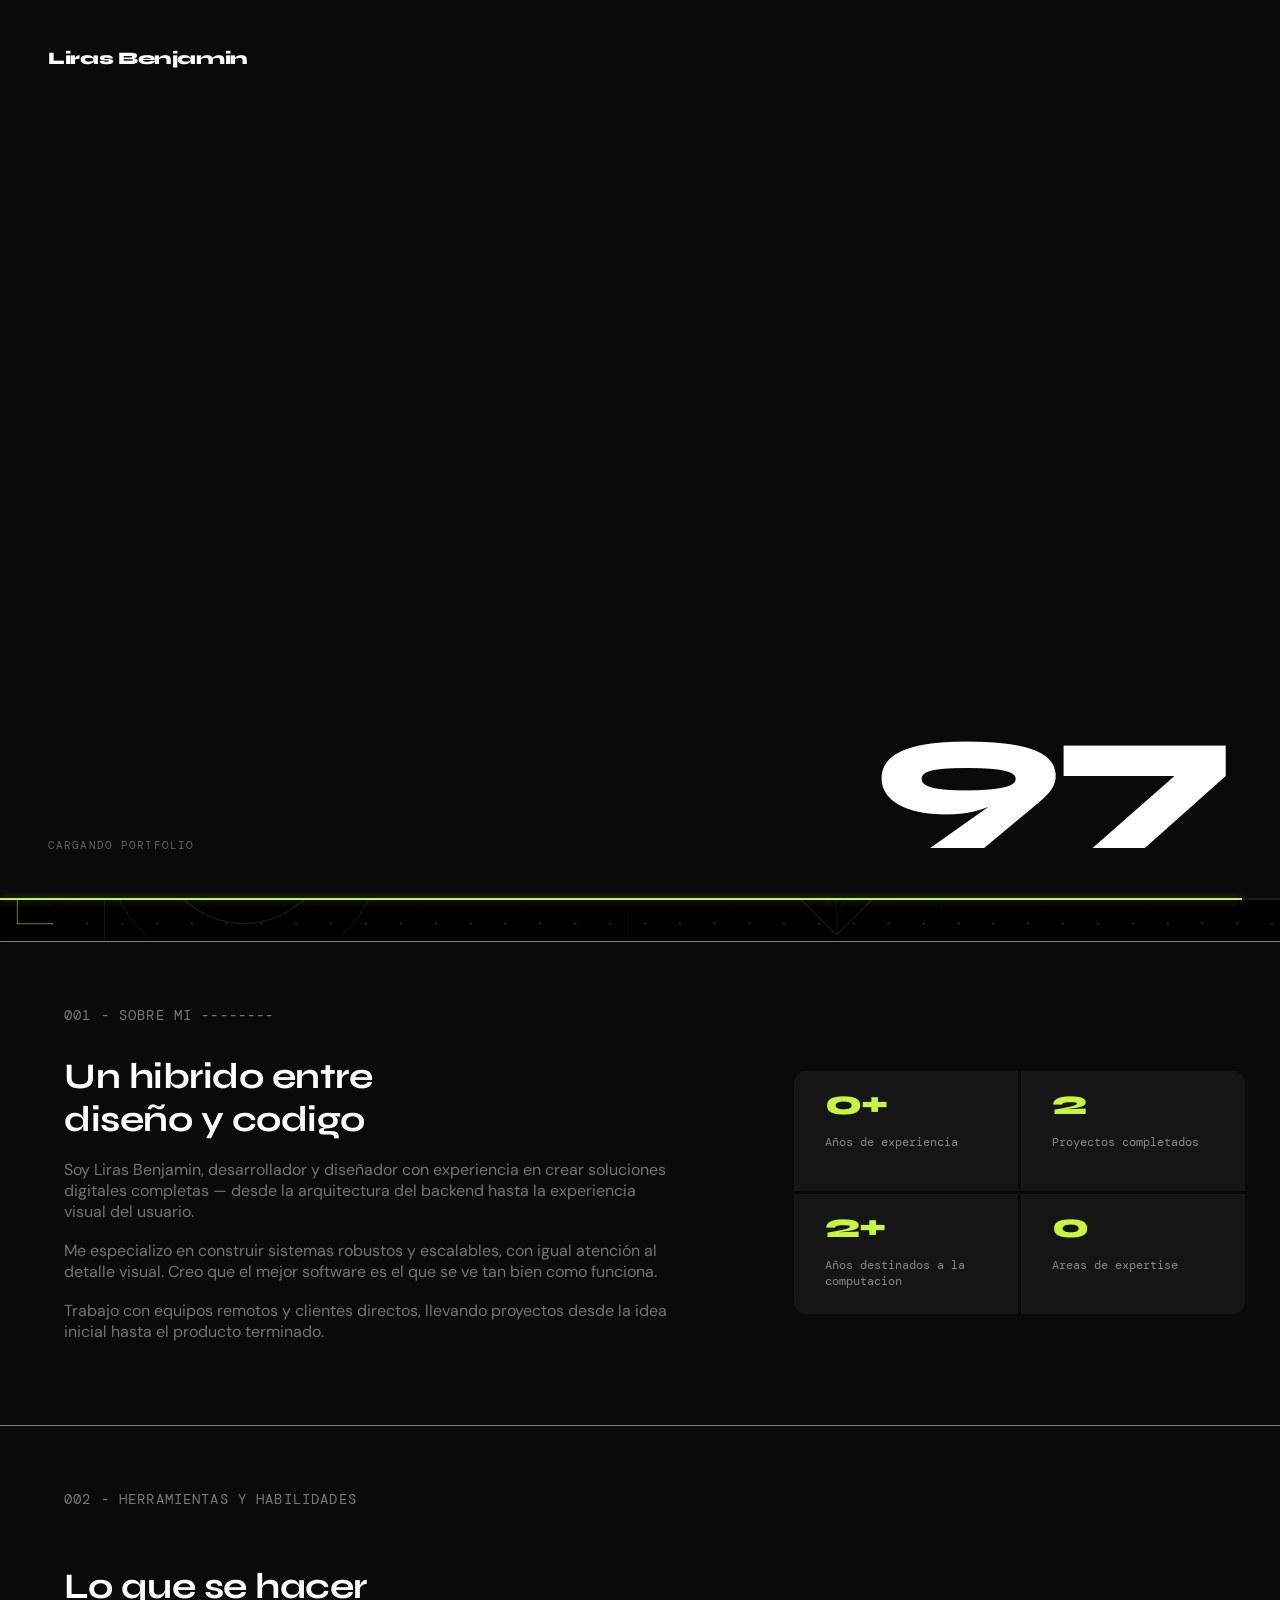
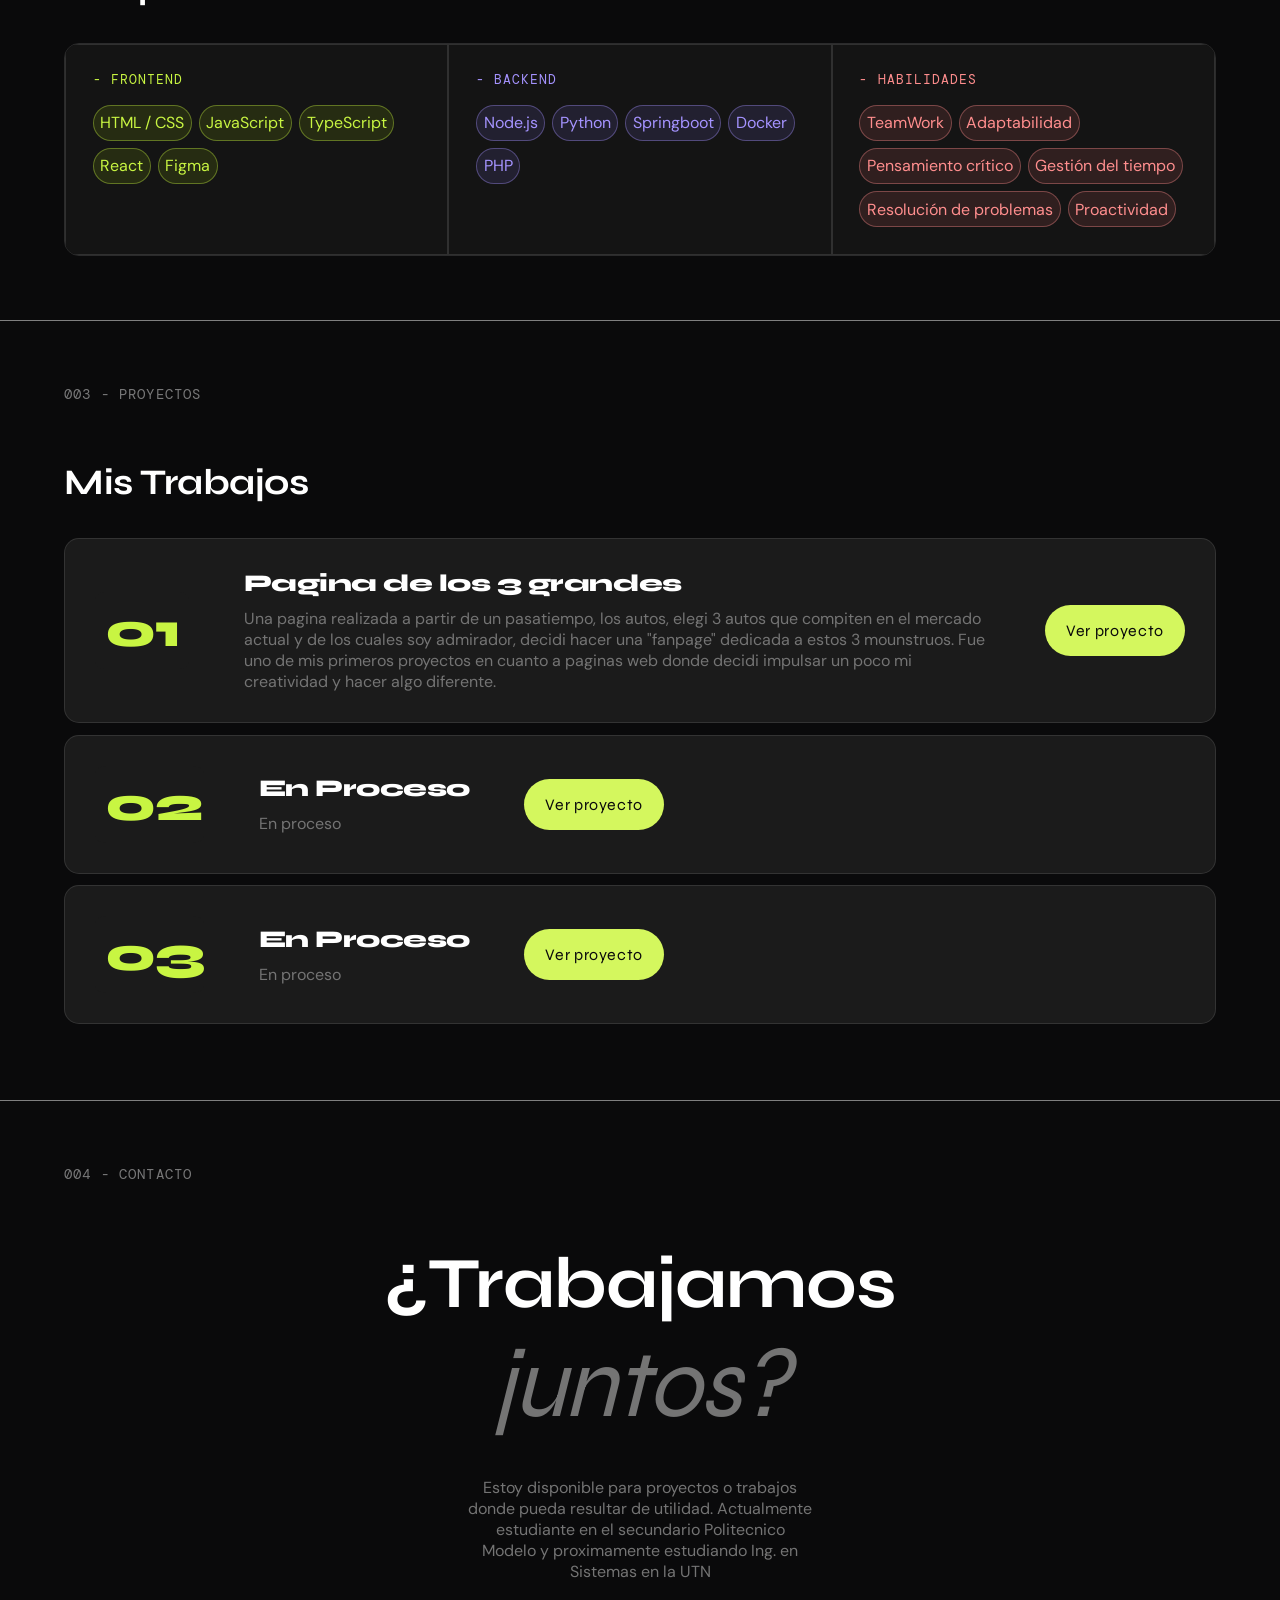
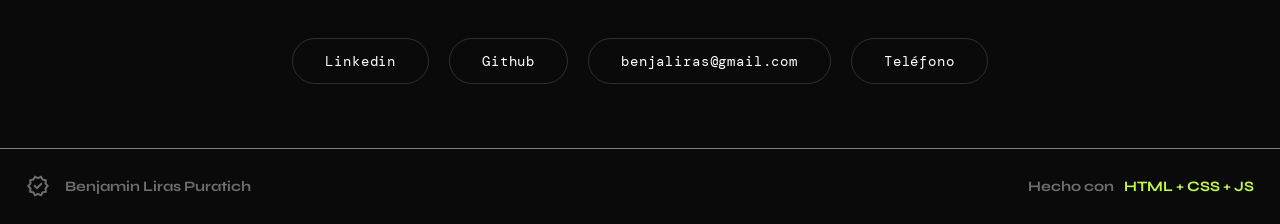
<file: index.html>
<head>
<meta charset="UTF-8">
<meta name="viewport" content="width=device-width, initial-scale=1.0">
<title>Document</title>
<link rel="stylesheet" href="style.css">
<link rel="preconnect" href="https://fonts.googleapis.com">
<link rel="preconnect" href="https://fonts.gstatic.com" crossorigin>
<link href="https://fonts.googleapis.com/css2?family=Syne:wght@400;600;700;800&family=DM+Mono:ital,wght@0,300;0,400;1,300&family=DM+Sans:ital,wght@0,300;0,400;1,300&display=swap" rel="stylesheet">
</head>
<body>
    <!-- uso id para despues llamarlo mas facil en el script -->
    <section id="loader">
    <div class="loader-name">Liras Benjamin</div>
    <div class="loader-bottom">
        <div class="loader-label">Cargando portfolio</div>
        <div class="loader-percent" id="loaderPercent">0</div>
    </div>
    <div class="loader-bar-track">
        <div class="loader-bar-fill" id="loaderBarFill"></div>
    </div>
    </section>
    <header>
        <div class="headera">
            <a href="#" class="titulo">Liras Benjamin</a>
            <div class="conocimientos">
            <ul class="listaHeader">
                <li><a href="#about-me">About me</a></li>
                <li><a href="#herramientas-habilidades">Habilidades</a></li>
                <li><a href="#proyectos">Proyectos</a></li>
            </ul>
            </div>
            <a href="#contacto" class="header-cta">Contacto</a>
        </div>
    </header>
    <main>
        <section class="inicio" id="inicio">
            <div class="subtitulo">
                <a>--- AVAILABALE FOR FREELANCE & PROJECTS</a>
            </div>
            <div class="titulos">
                <h1 class="grande">Design,</h1>
                <h2 class="medio">code,</h2>
                <h1 class="grande">build.</h1>
            </div>
            <div class="descripcion">
                <p>Diseñador UX/UI, desarrollador backend y frontend. Creo productos digitales que combinan estética con funcionalidad real.</p>
            </div>
            <div class="botones">
                <a href="#proyectos" class="btn-primary">Ver proyectos</a>
                <a href="#contacto" class="btn-ghost">Contacto →</a>
            </div>
        </section>
        <section class="about-me" id="about-me">
            <div class="detalle">
                <a href=""> 001 - SOBRE MI --------</a>
            </div>
            <div class="contenedor-about">
                <div class="info">
                    <div class="titulo-info">
                        <h1>Un hibrido entre</h1>
                        <h1>diseño y codigo</h1>
                    </div>
                    <div class="descripcion-info">
                        <p>Soy Liras Benjamin, desarrollador y diseñador con experiencia en crear soluciones digitales completas — desde la arquitectura del backend hasta la experiencia visual del usuario.</p>
                        <p>Me especializo en construir sistemas robustos y escalables, con igual atención al detalle visual. Creo que el mejor software es el que se ve tan bien como funciona.</p>
                        <p>Trabajo con equipos remotos y clientes directos, llevando proyectos desde la idea inicial hasta el producto terminado.</p>
                    </div>
                </div>
                <div class="grid-about">
                    <div class="item">
                        <h1>1+</h1>
                        <p>Años de experiencia</p>              
                    </div>
                    <div class="item">
                        <h1>3</h1>
                        <p>Proyectos completados</p>             
                    </div>
                    <div class="item">
                        <h1>3+</h1>
                        <p>Años destinados a la computacion</p>         
                    </div>
                    <div class="item">
                        <h1>1</h1>
                        <p>Areas de expertise</p>          
                    </div>
                </div>
            </div>
        </section>
        <section class="herramientas-habilidades" id="herramientas-habilidades">
            <div class="detalle">
                <a href="">002 - Herramientas y habilidades</a>
            </div>
            <div class="titulo">
                <h1>Lo que se hacer</h1>
            </div>
            <div class="grid-herramientas">
                <div class="card-herramientas">
                    <div class="subtitulo">
                        <a href=""> - Frontend</a>
                    </div>
                    <div class="contenedor-herramientas">
                        <div class="item2">HTML / CSS</div>
                        <div class="item2">JavaScript</div>
                        <div class="item2">TypeScript</div>
                        <div class="item2">React</div>
                        <div class="item2">Figma</div>
                    </div>
                </div>
                <div class="card-herramientas">
                    <div class="subtitulo-backend">
                        <a href=""> - Backend</a>
                    </div>
                    <div class="contenedor-herramientas">
                        <div class="item2-backend">Node.js</div>
                        <div class="item2-backend">Python</div>
                        <div class="item2-backend">Springboot</div>
                        <div class="item2-backend">Docker</div>
                        <div class="item2-backend">PHP</div>
                    </div>
                </div>
                <div class="card-herramientas">
                    <div class="subtitulo-habilidades">
                        <a href=""> - Habilidades</a>
                    </div>
                    <div class="contenedor-herramientas">
                        <div class="item2-habilidades">TeamWork</div>
                        <div class="item2-habilidades">Adaptabilidad</div>
                        <div class="item2-habilidades">Pensamiento crítico</div>
                        <div class="item2-habilidades">Gestión del tiempo</div>
                        <div class="item2-habilidades">Resolución de problemas</div>
                        <div class="item2-habilidades">Proactividad</div>
                    </div>
                </div>
            </div>
        </section>
        <section class="proyectos" id="proyectos">
            <div class="detalle">
                <a href="">003 - Proyectos</a>
            </div>
            <div class="titulo"><h1>Mis Trabajos</h1></div>
            <div class="card-proyecto">
                <div class="porque">
                    <h1 class="numero">01</h1>
                    <div class="porque-columna">
                        <h1>Pagina de los 3 grandes</h1>
                        <div class="descripcion-porque"><p>Una pagina realizada a partir de un pasatiempo, los autos, elegi 3 autos que compiten en el mercado actual y de los cuales soy admirador, decidi hacer una "fanpage" dedicada a estos 3 mounstruos. Fue uno de mis primeros proyectos en cuanto a paginas web donde decidi impulsar un poco mi creatividad y hacer algo diferente.</p></div>
                    </div>
                    <div><a href="" class="btn-primary">Ver proyecto</a></div>
                </div>
            </div>
            <div class="card-proyecto">
                <div class="porque">
                    <h1 class="numero">02</h1>
                    <div class="porque-columna">
                        <h1>En Proceso</h1>
                        <div class="descripcion-porque"><p>En proceso</p></div>
                    </div>
                    <div><a href="" class="btn-primary">Ver proyecto</a></div>
                </div>
            </div>
            <div class="card-proyecto">
                <div class="porque">
                    <h1 class="numero">03</h1>
                    <div class="porque-columna">
                        <h1>En Proceso</h1>
                        <div class="descripcion-porque"><p>En proceso</p></div>
                    </div>
                    <div><a href="" class="btn-primary">Ver proyecto</a></div>
                </div>
            </div>
        </section>
        <section class="contacto" id="contacto">
            <div class="detalle">
                <a href="">004 - Contacto</a>
            </div>
            <div class="contenedor-cta">
                <div class="titulos">
                    <h1 class="grande">¿Trabajamos</h1>
                    <h2 class="medio">juntos?</h2>
                </div>
                <div class="descripcion">
                    <p>Estoy disponible para proyectos o trabajos donde pueda resultar de utilidad. Actualmente estudiante en el secundario Politecnico Modelo y proximamente estudiando Ing. en Sistemas en la UTN</p>
                </div>
                <div class="contacto-botones">
                    <a href="https://ar.linkedin.com/" class="header-cta">Linkedin</a>
                    <a href="https://github.com/BenjaminLiras" class="header-cta">Github</a>
                    <a href="mailto:benjaliras@gmail.com" class="header-cta">benjaliras@gmail.com</a>
                    <a href="https://web.whatsapp.com/" class="header-cta">Teléfono</a>
                </div>
            </div>
        </section>
    </main>
    <footer>
        <div class="contenedor-footer">
            <svg xmlns="http://www.w3.org/2000/svg" height="24px" viewBox="0 -960 960 960" width="24px" fill="#6E6E6E"><path d="m344-60-76-128-144-32 14-148-98-112 98-112-14-148 144-32 76-128 136 58 136-58 76 128 144 32-14 148 98 112-98 112 14 148-144 32-76 128-136-58-136 58Zm34-102 102-44 104 44 56-96 110-26-10-112 74-84-74-86 10-112-110-24-58-96-102 44-104-44-56 96-110 24 10 112-74 86 74 84-10 114 110 24 58 96Zm102-318Zm-42 142 226-226-56-58-170 170-86-84-56 56 142 142Z"/></svg>
            <h3 class="nombre-footer">Benjamin Liras Puratich</h3>
        </div>
        <div class="contenedor-footer2">
            <h3 class="detalle-footer">Hecho con </h3>
            <h3 class="detalle-verde-footer">HTML + CSS + JS</h3>
        </div>
    </footer>


    <script>
        // ─── 0. LOADER ────────────────────────────────────────────────────────────
        const loader = document.getElementById("loader");
        const loaderPercent = document.getElementById("loaderPercent");
        const loaderBarFill = document.getElementById("loaderBarFill");
        
        let current = 0;
        const duration = 1800; // ms totales del loader
        const interval = 30;   // cada cuánto ms actualiza
        const steps = duration / interval;
        const increment = 100 / steps;
        
        // Velocidad no lineal: arranca rápido, frena al final
        function easeProgress(t) {
            return t < 0.7 ? t / 0.7 * 85 : 85 + ((t - 0.7) / 0.3) * 15;
        }
        
        let step = 0;
        const loaderInterval = setInterval(() => {
            step++;
            const t = Math.min(step / steps, 1);
            current = Math.floor(easeProgress(t));
            loaderPercent.textContent = current;
            loaderBarFill.style.width = current + "%";
        
            if (t >= 1) {
            clearInterval(loaderInterval);
            loaderPercent.textContent = "100";
            loaderBarFill.style.width = "100%";
        
            // Pequeña pausa en 100 antes de salir
            setTimeout(() => {
                loader.classList.add("exit");
                // Dispara las animaciones de entrada cuando termina la cortina
                setTimeout(triggerPageLoad, 600);
            }, 300);
            }
        }, interval);
        
        function triggerPageLoad() {
        
        // ─── 0. PAGE LOAD ANIMATION ───────────────────────────────────────────────
        const loadSequence = [
            { el: document.querySelector("header"),               delay: 0   },
            { el: document.querySelector(".inicio .subtitulo"),   delay: 150 },
            { el: document.querySelector(".grande"),              delay: 280 },
            { el: document.querySelector(".medio"),               delay: 400 },
            { el: document.querySelectorAll(".grande")[1],        delay: 500 },
            { el: document.querySelector(".inicio .descripcion"), delay: 620 },
            { el: document.querySelector(".botones"),             delay: 720 },
        ];
        
        loadSequence.forEach(({ el, delay }) => {
            if (!el) return;
            el.classList.add("load-hidden");
            setTimeout(() => {
            el.classList.remove("load-hidden");
            el.classList.add("load-animate");
            }, delay);
        });
        
        } // end triggerPageLoad
        
        
        // ─── 1. SCROLL PROGRESS BAR ───────────────────────────────────────────────
        const progressBar = document.createElement('div');
        progressBar.style.cssText = `
            position: fixed; top: 0; left: 0; height: 2px; width: 0%;
            background: #c8f542; z-index: 9999;
            transition: width 0.1s linear;
            box-shadow: 0 0 8px #c8f54280;
        `;
        document.body.appendChild(progressBar);
        
        window.addEventListener('scroll', () => {
            const scrolled = window.scrollY;
            const total = document.documentElement.scrollHeight - window.innerHeight;
            progressBar.style.width = (scrolled / total * 100) + '%';
        });
        
        
        // ─── 2. FADE + SLIDE-UP AL ENTRAR AL VIEWPORT ─────────────────────────────
        // Elementos que queremos animar al hacer scroll
        const animTargets = [
            '.about-me .detalle',
            '.about-me .contenedor-about .info',
            '.grid-about .item',
            '.herramientas-habilidades .detalle',
            '.herramientas-habilidades .titulo',
            '.grid-herramientas .card-herramientas',
            '.proyectos .detalle',
            '.proyectos .titulo',
            '.proyectos .card-proyecto',
        ];
        
        // Estado inicial: invisible y desplazado hacia abajo
        const style = document.createElement('style');
        style.textContent = `
            .anim-hidden {
            opacity: 0;
            transform: translateY(32px);
            transition: opacity 0.65s cubic-bezier(.22,1,.36,1), transform 0.65s cubic-bezier(.22,1,.36,1);
            }
            .anim-visible {
            opacity: 1 !important;
            transform: translateY(0) !important;
            }
        `;
        document.head.appendChild(style);
        
        const allElements = [];
        animTargets.forEach(selector => {
            document.querySelectorAll(selector).forEach((el, i) => {
            el.classList.add('anim-hidden');
            // Delay escalonado por grupo
            el.style.transitionDelay = `${i * 0.08}s`;
            allElements.push(el);
            });
        });
        
        const observer = new IntersectionObserver((entries) => {
            entries.forEach(entry => {
            if (entry.isIntersecting) {
                entry.target.classList.add('anim-visible');
                observer.unobserve(entry.target); // solo anima una vez
            }
            });
        }, { threshold: 0.12 });
        
        allElements.forEach(el => observer.observe(el));
        
        
        // ─── 3. CONTADORES ANIMADOS ────────────────────────────────────────────────
        // Busca los h1 dentro de .item y anima el número
        const counters = document.querySelectorAll('.item h1');
        
        function animateCounter(el) {
            const raw = el.textContent.trim();          // e.g. "3+" o "1"
            const suffix = raw.replace(/[0-9]/g, '');   // "+", "" 
            const target = parseInt(raw);
            if (isNaN(target)) return;
        
            let start = null;
            const duration = 1200;
        
            function step(timestamp) {
            if (!start) start = timestamp;
            const progress = Math.min((timestamp - start) / duration, 1);
            // easeOutExpo
            const eased = progress === 1 ? 1 : 1 - Math.pow(2, -10 * progress);
            el.textContent = Math.floor(eased * target) + suffix;
            if (progress < 1) requestAnimationFrame(step);
            }
            requestAnimationFrame(step);
        }
        
        const counterObserver = new IntersectionObserver((entries) => {
            entries.forEach(entry => {
            if (entry.isIntersecting) {
                animateCounter(entry.target);
                counterObserver.unobserve(entry.target);
            }
            });
        }, { threshold: 0.5 });
        
        counters.forEach(el => counterObserver.observe(el));
    </script>
</body>
</file>
<file: style.css>
* {
    margin: 0;
    padding: 0;
    box-sizing: border-box;
}
/* ── Pagina Cargando ── */
#loader {
    position: fixed;
    inset: 0;
    background: #0a0a0b;
    z-index: 99999;
    display: flex;
    flex-direction: column;
    justify-content: space-between;
    padding: 3rem;
    pointer-events: all;
}
#loader .loader-name {
    font-family: 'Syne', sans-serif;
    font-weight: 800;
    font-size: 1.1rem;
    color: white;
    letter-spacing: -0.02em;
    opacity: 0;
    animation: loaderFadeIn 0.4s ease forwards 0.1s;
}
#loader .loader-bottom {
    display: flex;
    justify-content: space-between;
    align-items: flex-end;
}
#loader .loader-label {
    font-family: 'DM Mono', monospace;
    font-size: 0.7rem;
    color: rgba(255,255,255,0.35);
    letter-spacing: 0.1em;
    text-transform: uppercase;
    opacity: 0;
    animation: loaderFadeIn 0.4s ease forwards 0.2s;
}
#loader .loader-percent {
    font-family: 'Syne', sans-serif;
    font-weight: 800;
    font-size: clamp(5rem, 15vw, 10rem);
    color: white;
    letter-spacing: -0.04em;
    line-height: 1;
    opacity: 0;
    animation: loaderFadeIn 0.4s ease forwards 0.2s;
}
#loader .loader-bar-track {
    position: absolute;
    bottom: 0; left: 0; right: 0;
    height: 2px;
    background: rgba(255,255,255,0.07);
}
#loader .loader-bar-fill {
    height: 100%;
    width: 0%;
    background: #c8f542;
    box-shadow: 0 0 10px #c8f54260;
    transition: width 0.05s linear;
}

/* Cortina que sube al salir */
#loader.exit {
    transform: translateY(-100%);
    transition: transform 0.9s cubic-bezier(0.76, 0, 0.24, 1);
}

@keyframes loaderFadeIn {
    from { opacity: 0; transform: translateY(8px); }
    to   { opacity: 1; transform: translateY(0); }
}

/* ── PAGE LOAD ANIMATIONS ── */
.load-hidden {
    opacity: 0;
    transform: translateY(24px);
}
.load-animate {
    animation: loadFadeUp 0.7s cubic-bezier(.22,1,.36,1) forwards;
}
@keyframes loadFadeUp {
    from { opacity: 0; transform: translateY(24px); }
    to   { opacity: 1; transform: translateY(0); }
}

header {
    opacity: 0;
    transform: translateY(-16px);
}
header.load-animate {
    animation: loadFadeDown 0.6s cubic-bezier(.22,1,.36,1) forwards;
}
@keyframes loadFadeDown {
    from { opacity: 0; transform: translateY(-16px); }
    to   { opacity: 1; transform: translateY(0); }
}

/*      STYLES DE LA PAGINA EN SI      */

body {
    font-family: 'DM Sans', sans-serif;
    background-color: #0a0a0b;
}

h1, h2, h3 {
    font-family: 'Syne', sans-serif;
}

/*           HEADER           */

header {
    position: fixed;
    top: 0; left: 0; right: 0;
    z-index: 100;
    border-bottom: 1px solid rgba(255,255,255,0.07);
    background: rgba(10,10,11,0.85);
    backdrop-filter: blur(20px);
}

.headera {
    display: flex;
    flex-direction: row;
    align-items: center;
    justify-content: space-between;
    padding: 1.25rem 3rem;
}

.titulo {
    font-family: 'Syne', sans-serif;
    font-weight: 800;
    font-size: 1.1rem;
    letter-spacing: -0.02em;
    color: white;
    text-decoration: none;
}

.conocimientos {
    display: flex;
    align-items: center;
}

.listaHeader {
    display: flex;
    gap: 2rem;
    list-style: none;
}

.listaHeader li a {
    font-family: 'DM Mono', monospace;
    font-size: 0.75rem;
    color: rgba(255,255,255,0.45);
    text-decoration: none;
    letter-spacing: 0.08em;
    text-transform: uppercase;
    transition: color 0.2s;
}

.listaHeader li a:hover {
    color: #c8f542;
}

.header-cta {
    font-family: 'DM Mono', monospace;
    font-size: 0.75rem;
    padding: 0.5rem 1.25rem;
    border: 1px solid rgba(255,255,255,0.15);
    border-radius: 100px;
    color: white;
    text-decoration: none;
    letter-spacing: 0.06em;
    transition: all 0.2s;
}

.header-cta:hover {
    border-color: #c8f542;
    color: #c8f542;
}

main{
    /* padding-left: 5%; */
    /* padding-top: 13%; */
    width: 100%;
}

/*           INICIO           */

main .inicio{
    display: flex;
    flex-direction: column;
    justify-content: space-between;
    gap: 10px;
    border-bottom: 1px solid gray;
    background-image: url(images/portfolio_background_preview.svg);
    background-repeat: no-repeat;
    padding: 200px 100px;
    background-size: cover;

}

main .inicio .subtitulo{
    color: #c8f542;
    font-family: 'DM Mono', monospace;
    font-size: 1em;
    letter-spacing: 0.08em;
    text-decoration: none;
}

main .inicio .titulos .grande{
    font-family: 'Syne', sans-serif;
    font-weight: 800;
    letter-spacing: -0.02em;
    color: white;
    font-size: 7em;
}
main .inicio .titulos .medio{
    font-family: 'Syne', sans-serif;
    font-weight: 800;
    letter-spacing: -0.02em;
    color: rgb(116, 116, 116);
    font-size: 4em;
    font-style: italic;
}

main .inicio .descripcion{
    padding-top: 1%;
    color: rgb(116, 116, 116);
    font-size: 1rem;
    letter-spacing: 0.08em;
    width: 35%;
}
.botones{
    padding-top: 2%;
    display: flex;
    gap: 20px;
}
.btn-primary {
    font-family: 'DM Mono', monospace;
    font-size: 0.8rem;
    padding: 0.9rem 2rem;
    color: #0a0a0b;
    border: none;
    border-radius: 100px;
    cursor: pointer;
    letter-spacing: 0.04em;
    text-decoration: none;
    font-weight: 400;
    transition: all 0.2s;
    display: inline-block;
    background: #d4f75e;
}

.btn-primary:hover {
    background: #d4f75e;
    transform: translateY(-1px);
}

.btn-ghost {
    font-family: 'DM Mono', monospace;
    font-size: 0.8rem;
    padding: 0.9rem 2rem;
    background: transparent;
    color: #6b6b72;
    border: 1px solid rgba(255,255,255,0.15);
    border-radius: 100px;
    cursor: pointer;
    letter-spacing: 0.04em;
    text-decoration: none;
    transition: all 0.2s;
    display: inline-block;
}

.btn-ghost:hover {
    border-color: #6b6b72;
    color: #e8e6e1;;
}

/*           ABOUT ME           */

.about-me{
    display: flex;
    flex-direction: column;
    padding-top: 5%;
    padding-left: 5%;
    padding-bottom: 5%;
    border-bottom: gray solid 1px;
}

.about-me .detalle a{
    font-family: 'DM Mono', monospace;
    font-size: 0.90rem;
    color: rgba(255,255,255,0.45);
    text-decoration: none;
    letter-spacing: 0.08em;
    text-transform: uppercase;
}

.about-me .contenedor-about{
    display: flex;
    flex-direction: row;
    gap: 10%;
    align-items: center;
}

.about-me .contenedor-about .info{
    max-width: 50%;
}

.about-me .contenedor-about .info .titulo-info{
    font-family: 'Syne', sans-serif;
    font-weight: 800;
    letter-spacing: -0.02em;
    color: white;
    font-size: 1.5em;
    padding-top: 5%;
    padding-bottom: 3%;
}

.about-me .contenedor-about .info .descripcion-info p{
    color: rgb(116, 116, 116);
    font-size: 1rem;
    padding-bottom: 3%;
}

.grid-about{
    display: grid;
    grid-template-columns: repeat(2, 1fr);
    gap: 3px;
    border-radius: 12px;  
    overflow: hidden;
}

.item {
    background: rgba(31, 31, 31, 0.534);
    display: flex;
    flex-direction: column;
    justify-content: flex-start;    
    align-items: flex-start;
    padding: 5%;
    position: relative;
    height: 120px;
}

.item::after {
    content: '';
    position: absolute;
    bottom: 0;
    left: 0;
    width: 0%;
    height: 1px;
    background: #c8f542;
    transition: width 0.4s ease;
}
/* Alternativa para un hover en mobile */
.item:active::after { 
    width: 100%;
}

.item:hover {
    background: rgba(31, 31, 31, 0.315);
    display: flex;
    flex-direction: column;
    justify-content: flex-start;    
    align-items: flex-start;
    padding: 5%;
}

.item:hover::after {
    width: 100%;
}
.item h1{
    font-family: 'Syne', sans-serif;
    font-weight: 800;
    letter-spacing: -0.02em;
    font-size: 35px;
    color: #c8f542;
    margin-left: 10%;
}
.item p{
    font-family: 'DM Mono', monospace;
    font-size: 12px;
    color: rgba(255, 252, 252, 0.493);
    margin-top: 10px;
    margin-left: 10%;
}

/*           HERRAMIENTAS y HABILIDADES           */

.herramientas-habilidades{
    display: flex;
    flex-direction: column;
    padding: 5%;
    border-bottom: gray solid 1px;
}

.herramientas-habilidades .detalle a{
    font-family: 'DM Mono', monospace;
    font-size: 0.90rem;
    color: rgba(255,255,255,0.45);
    text-decoration: none;
    letter-spacing: 0.08em;
    text-transform: uppercase;
}

.herramientas-habilidades .titulo{
    font-family: 'Syne', sans-serif;
    font-weight: 800;
    letter-spacing: -0.02em;
    color: white;
    font-size: 1.5em;
    padding-top: 5%;
    padding-bottom: 3%;
}

.grid-herramientas{
    display: grid;
    grid-template-columns: repeat(3, 1fr);
    border: 1px solid rgba(70, 70, 70, 0.568);
    border-radius: 15px;  
    overflow: hidden;
    
}

.grid-herramientas .card-herramientas{
    display: flex;
    flex-direction: column;
    background-color: rgb(20, 20, 20);
    border: 1px solid rgba(70, 70, 70, 0.568);
    padding: 7%;
}
.grid-herramientas .card-herramientas .subtitulo{
    padding-bottom: 5%;
}
.grid-herramientas .card-herramientas .subtitulo a{
    font-family: 'DM Mono', monospace;
    font-size: 0.80rem;
    color: #c8f542  ;
    text-decoration: none;
    letter-spacing: 0.08em;
    text-transform: uppercase;
}
.grid-herramientas .card-herramientas .contenedor-herramientas{
    display: flex;
    flex-wrap: wrap;
    gap: 7px;
}

.item2 {
    background: #3541128c;
    border: 1px solid #c8f5425e;
    padding: 2%;
    border-radius: 20px;
    color: #c8f542;
}

.grid-herramientas .card-herramientas .subtitulo-backend{
    padding-bottom: 5%;
}
.grid-herramientas .card-herramientas .subtitulo-backend a{
    font-family: 'DM Mono', monospace;
    font-size: 0.80rem;
    color: #a593ff;
    text-decoration: none;
    letter-spacing: 0.08em;
    text-transform: uppercase;
}
.item2-backend {
    background: #2f2a478c;
    border: 1px solid #a593ff5e;
    padding: 2%;
    border-radius: 20px;
    color: #a593ff;
}

.grid-herramientas .card-herramientas .subtitulo-habilidades{
    padding-bottom: 5%;
}
.grid-herramientas .card-herramientas .subtitulo-habilidades a{
    font-family: 'DM Mono', monospace;
    font-size: 0.80rem;
    color: #ff8e8e;
    text-decoration: none;
    letter-spacing: 0.08em;
    text-transform: uppercase;
}
.item2-habilidades {
    background: #4728288c;
    border: 1px solid #ff8e8e5e;
    padding: 2%;
    border-radius: 20px;
    color: #ff8e8e;
}

/*           PROYECTOS            */

.proyectos{
    display: flex;
    flex-direction: column;
    padding: 5% 5%;
    border-bottom: gray solid 1px;
}
.proyectos .detalle a{
    font-family: 'DM Mono', monospace;
    font-size: 0.90rem;
    color: rgba(255,255,255,0.45);
    text-decoration: none;
    letter-spacing: 0.08em;
    text-transform: uppercase;
}  
.proyectos .titulo{
    font-family: 'Syne', sans-serif;
    font-weight: 800;
    letter-spacing: -0.02em;
    color: white;
    font-size: 1.5em;
    padding-top: 5%;
    padding-bottom: 3%;
}
.proyectos .porque{
    display: flex;
    flex-direction: row;
    gap: 5%;
    align-items: center;
}
.proyectos .card-proyecto{
    background-color: rgb(27, 27, 27);
    border: 1px solid rgba(70, 70, 70, 0.568);
    border-radius: 15px;    
    padding: 30px;
    margin-bottom: 1%;
}
.proyectos .porque .numero{
    font-family: 'Syne', sans-serif;
    font-weight: 800;
    letter-spacing: -0.02em;
    color: #c8f542;
    font-size: 3em;
    background-color: rgb(27, 27, 27);
    padding: 10px;
    max-width: 10%;
    border-radius: 10%;
    flex-shrink: 0;
}
.proyectos .porque .porque-columna{
    display: flex;
    flex-direction: column;
    gap: 10px;
    max-width: 70%;
}
.proyectos .porque .porque-columna h1{
    font-family: 'Syne', sans-serif;
    font-weight: 800;
    letter-spacing: -0.02em;
    color: white;
    font-size: 1.5em;
}
.proyectos .porque .porque-columna .descripcion-porque p{
    color: rgb(116, 116, 116);
    font-size: 1rem;
}

.porque .btn-primary {
    display: flex;
    justify-content: center;
    align-items: center;
    width: 140px;
    padding: 16px 20px;
    font-family: 'Syne', sans-serif;
    white-space: nowrap; 
    font-size: 1rem;
    margin-left: auto;
    flex-shrink: 0; /*Evita que el botón se achique porque le pinta*/
}

/*           CONTACTO            */

.contacto{
    display: flex;
    flex-direction: column;
    padding: 5% 5%;
}

.contacto .detalle a{
    font-family: 'DM Mono', monospace;
    font-size: 0.90rem;
    color: rgba(255,255,255,0.45);
    text-decoration: none;
    letter-spacing: 0.08em;
    text-transform: uppercase;
}
.contacto .contenedor-cta{
    display: flex;
    flex-direction: column;
    align-items: center;
    justify-content: center;
}

.contacto .titulos{
    display: flex;
    flex-direction: column;
    font-family: 'Syne', sans-serif;
    font-weight: 800;
    letter-spacing: -0.02em;
    color: white;
    font-size: 3em;
    padding-top: 5%;
    padding-bottom: 3%;
    align-items: center;
}
.contacto .titulos .medio{
    font-family: 'Syne', sans-serif;
    font-weight: 400;
    letter-spacing: -0.02em;
    color: rgb(116, 116, 116);
    font-size: 2em;
    font-style: italic;
}

.contacto .descripcion{
    display: flex;
    flex-direction: column;
    align-items: center;
    max-width: 30%;
    text-align: center;
    padding-bottom: 4%;
}
.contacto .descripcion p{
    color: rgb(116, 116, 116);
    font-size: 1rem;
    padding-bottom: 3%;
}

.contacto .contacto-botones{
    display: flex;
    gap: 20px;
}

.contacto .contacto-botones a{
    font-family: 'DM Mono', monospace;
    font-size: 0.875rem;
    padding: 0.8rem 2rem;
    border: 1px solid rgba(255,255,255,0.15);
    border-radius: 100px;
    color: white;
    text-decoration: none;
    letter-spacing: 0.06em;
    transition: all 0.2s;
}

.contacto .contacto-botones a:hover{
    border-color: #c8f542;
    color: #c8f542;
}

/*           FOOTER           */

footer{
    display: flex;
    justify-content: flex-start;
    padding: 2%;
    border-top: 1px solid gray;
}
footer .contenedor-footer{
    display: flex;
    justify-content: flex-start;
    align-items: center;
    width: 100%;
}

footer .contenedor-footer2{
    display: flex;
    justify-content: flex-end;
    align-items: center;
    width: 100%;
}

footer .nombre-footer{
    margin-left: 15px;
    color: rgb(110, 110, 110);
    font-size: 0.9rem;
}   

footer .detalle-footer{
    color: rgb(110, 110, 110);
    font-size: 0.9rem;
}

footer .detalle-verde-footer{
    padding-left: 10px;
    color: #c8f542;
    font-size: 0.9rem;
}



/*    RESPONSIVE — TABLET   768px    */
@media (max-width: 768px) {

    /*           HEADER           */
    .headera {
        padding: 1rem 1.5rem;
    }
    .listaHeader {
        gap: 1.2rem;
    }

    /*           INICIO           */
    main .inicio {
        padding: 140px 40px 80px;
    }
    main .inicio .titulos .grande {
        font-size: 5em;
    }
    main .inicio .titulos .medio {
        font-size: 3em;
    }
    main .inicio .descripcion {
        width: 70%;
    }

    /*           ABOUT ME           */
    .about-me .contenedor-about {
        flex-direction: column;
        gap: 2rem;
        margin-right: 5%;
    }
    .about-me .contenedor-about .info {
        max-width: 100%;
    }
    .grid-about {
        width: 100%;
    }

    /*           HERRAMIENTAS y HABILIDADES           */
    .grid-herramientas {
        grid-template-columns: 1fr;
    }

    /*           PROYECTOS            */
    .proyectos .porque {
        flex-wrap: wrap;
        gap: 1rem;
    }
    .proyectos .porque .numero {
        font-size: 2.5em;
        max-width: none;
    }
    .proyectos .porque .porque-columna {
        max-width: 100%;
    }
    .porque .btn-primary {
        margin-left: 0;
        width: auto;
    }

    /*           CONTACTO            */
    .contacto .titulos {
        font-size: 2.2em;
        text-align: center;
    }
    .contacto .descripcion {
        max-width: 70%;
    }
    .contacto .contacto-botones {
        flex-wrap: wrap;
        justify-content: center;
    }

    /*           FOOTER           */
    footer {
        flex-direction: column;
        gap: 20px;
        padding: 3%;
    }
    footer .contenedor-footer {
        justify-content: center;
    }
    footer .contenedor-footer2 {
        justify-content: center;
    }
}


   /*       RESPONSIVE — MOBILE  480PX */
@media (max-width: 480px) {

    /*           HEADER           */
    .conocimientos {
        display: none;
    }
    .headera {
        padding: 1rem 1.25rem;
    }

    /*           INICIO           */
    main .inicio {
        padding: 110px 24px 60px;
        background-size: cover;
        background-position: center;
    }
    main .inicio .subtitulo {
        font-size: 0.72rem;
    }
    main .inicio .titulos .grande {
        font-size: 3.2em;
    }
    main .inicio .titulos .medio {
        font-size: 2em;
    }
    main .inicio .descripcion {
        width: 100%;
        font-size: 0.9rem;
    }
    .botones {
        flex-direction: column;
        gap: 12px;
        padding-top: 1.5rem;
    }
    .btn-primary {
        text-align: center;
        width: 100%;
    }
    .btn-ghost {
        text-align: center;
        width: 100%;
    }

    /*           ABOUT ME           */
    .about-me {
        padding: 10% 5%;
    }
    .about-me .contenedor-about .info .titulo-info {
        font-size: 1.3em;
    }
    .grid-about {
        grid-template-columns: repeat(2, 1fr);
    }
    .item {
        height: 100px;
    }
    .item h1 {
        font-size: 26px;
    }

    /*           HERRAMIENTAS y HABILIDADES           */
    .herramientas-habilidades {
        padding: 10% 5%;
    }
    .grid-herramientas {
        grid-template-columns: 1fr;
        border-radius: 10px;
    }
    .grid-herramientas .card-herramientas {
        padding: 6% 5%;
    }
    .item2 {
        font-size: 0.78rem;
        padding: 4px 10px;
    }
    .item2-backend {
        font-size: 0.78rem;
        padding: 4px 10px;
    }
    .item2-habilidades {
        font-size: 0.78rem;
        padding: 4px 10px;
    }

    /*           PROYECTOS            */
    .proyectos {
        padding: 10% 5%;
    }
    .proyectos .card-proyecto {
        padding: 20px 16px;
    }
    .proyectos .porque {
        flex-direction: column;
        align-items: flex-start;
        gap: 0.75rem;
    }
    .proyectos .porque .numero {
        font-size: 2em;
        padding: 6px 12px;
    }
    .proyectos .porque .porque-columna h1 {
        font-size: 1.15em;
    }
    .proyectos .porque .porque-columna .descripcion-porque p {
        font-size: 0.88rem;
    }
    .porque .btn-primary {
        width: 100%;
        text-align: center;
    }

    /*           CONTACTO            */
    .contacto {
        padding: 10% 5%;
    }
    .contacto .titulos {
        font-size: 1.6em;
        padding-top: 8%;
    }
    .contacto .titulos .medio {
        font-size: 1.5em;
    }
    .contacto .descripcion {
        max-width: 100%;
    }
    .contacto .contacto-botones {
        flex-direction: column;
        align-items: center;
        gap: 12px;
    }
    .contacto .contacto-botones a {
        width: 100%;
        text-align: center;
    }

    footer {
        padding: 4% 5%;
        gap: 10px;
    }
    footer .nombre-footer {
        font-size: 0.78rem;
    }
    footer .detalle-footer {
        font-size: 0.78rem;
    }
    footer .detalle-verde-footer {
        font-size: 0.78rem;
    }
}
</file>
